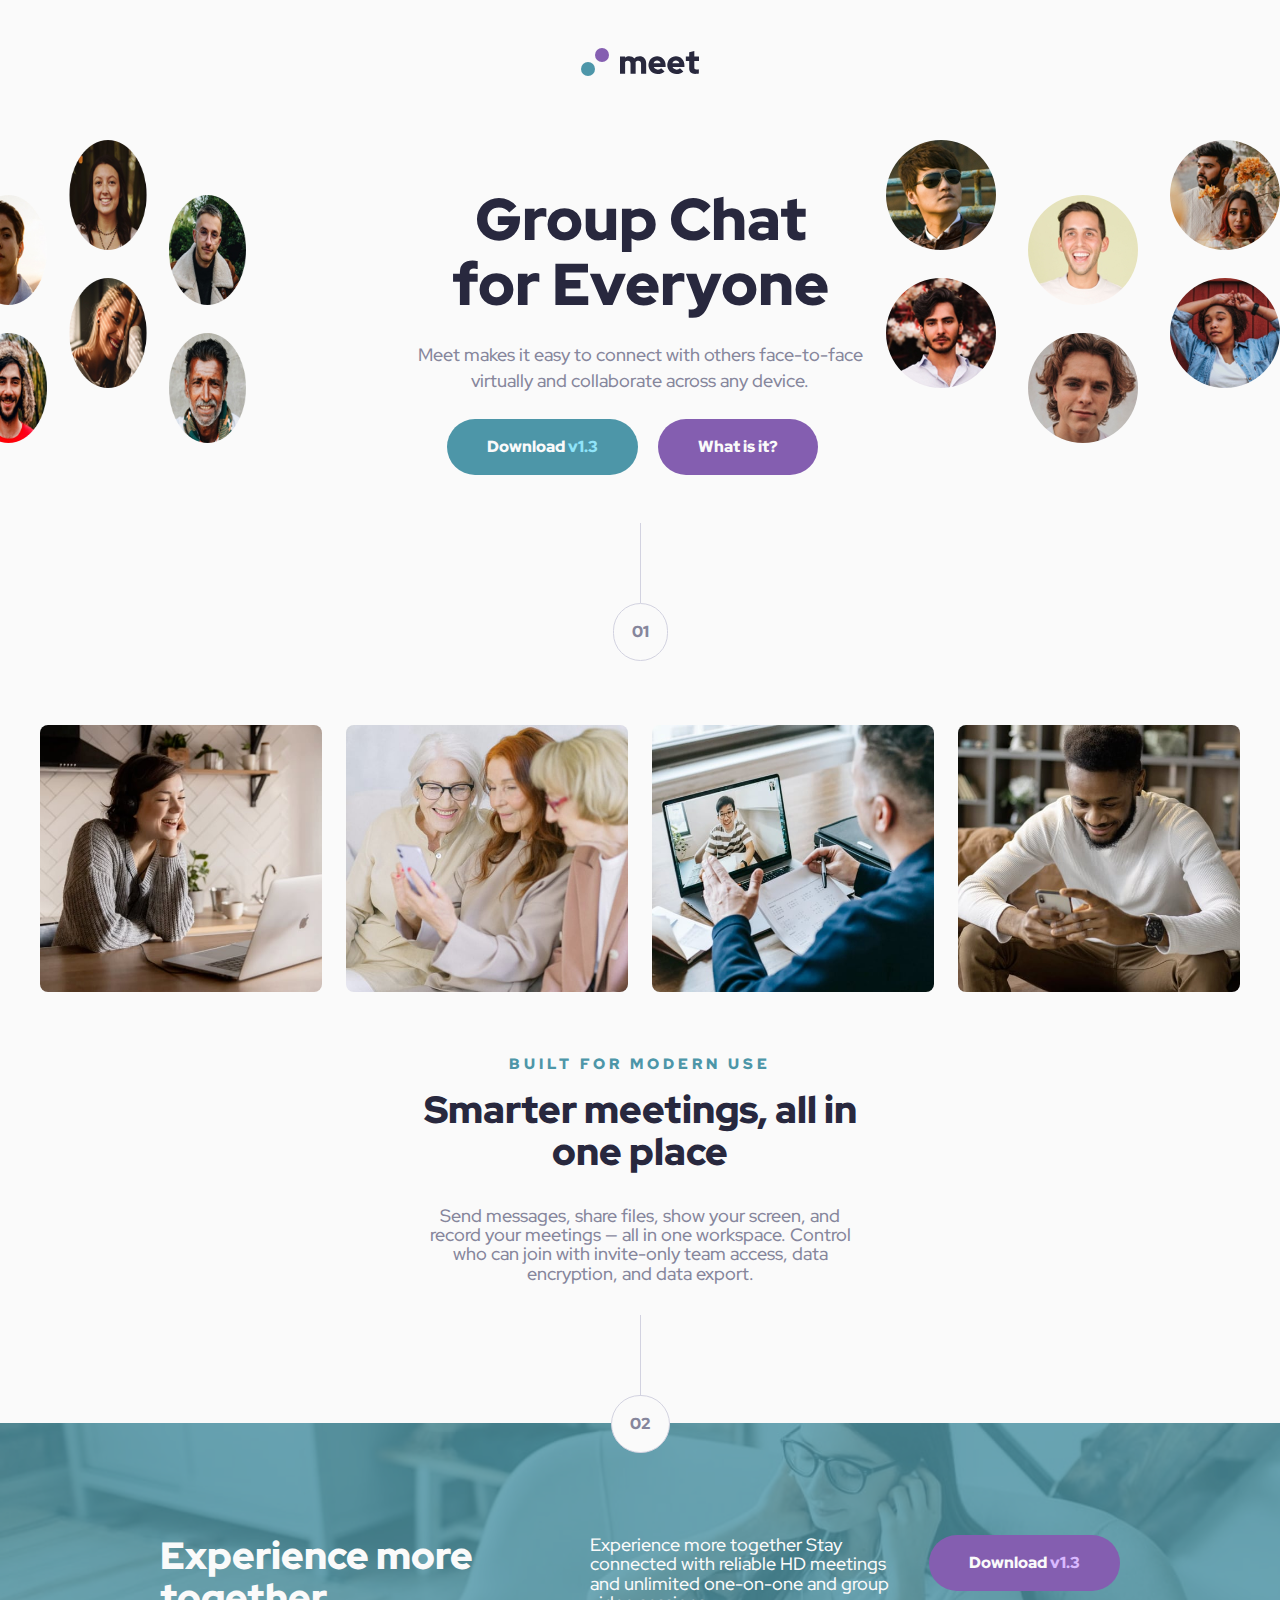
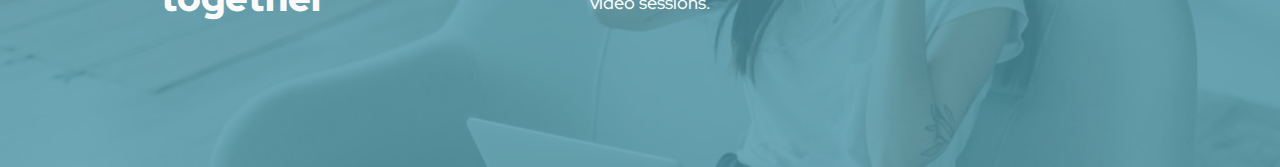
<file: index.html>
<!DOCTYPE html>
<html lang="en">
  <head>
    <meta charset="UTF-8" />
    <meta name="viewport" content="width=device-width, initial-scale=1.0" />

    <link
      rel="icon"
      type="image/png"
      sizes="32x32"
      href="./assets/favicon-32x32.png"
    />
    <link rel="stylesheet" href="assets/css/styles.css" />
    <title>Frontend Mentor | Meet landing page</title>
  </head>
  <body>
    <main>
      <header>
        <img src="assets/logo.svg" alt="" class="header__logo" />
      </header>
      <div class="wrapper">
        <div class="hero">
          <div class="hero__image">
            <img
              src="assets/desktop/image-hero-left.png"
              alt=""
              class="hero__image__left"
            />

            <img
              src="assets/desktop/image-hero-right.png"
              alt=""
              class="hero__image__right"
            />
          </div>
          <div class="hero__text">
            <h1 class="hero__title">Group Chat for Everyone</h1>

            <p class="hero__description">
              Meet makes it easy to connect with others face-to-face virtually
              and collaborate across any device.
            </p>
            <div class="buttons">
              <button class="button button-blue">
                Download <span class="version">v1.3</span>
              </button>
              <button class="button button-purple">What is it?</button>
            </div>
          </div>
        </div>
        <div class="divider">
          <div class="divider__line"></div>
          <p class="divider__text">01</p>
        </div>
        <section class="meetings">
          <div class="meetings__images">
            <img
              src="assets/desktop/image-woman-in-videocall.jpg"
              alt="woman in video call at a desk"
              class="meetings__image"
              height="510"
              width="484"
            />
            <img
              src="assets/desktop/image-women-videochatting.jpg"
              alt="women videochatting and laughing"
              class="meetings__image"
              height="510"
              width="484"
            />
            <img
              src="assets/desktop/image-men-in-meeting.jpg"
              alt="men in online meeting at his desk"
              class="meetings__image"
              height="510"
              width="484"
            />
            <img
              src="assets/desktop/image-man-texting.jpg"
              alt="man texting while sitting"
              class="meetings__image"
              height="510"
              width="484"
            />
          </div>
          <h2 class="meetings__subtitle">Built for modern use</h2>
          <h3 class="meetings__title">Smarter meetings, all in one place</h3>
          <p class="meetings__description">
            Send messages, share files, show your screen, and record your
            meetings — all in one workspace. Control who can join with
            invite-only team access, data encryption, and data export.
          </p>
        </section>
        <div class="divider">
          <div class="divider__line"></div>
          <p class="divider__text">02</p>
        </div>
        <footer class="footer">
          <div class="footer__overlay">
            <div class="footer__text">
              <h2 class="footer__title">Experience more together</h2>
              <p class="footer__description">
                Experience more together Stay connected with reliable HD
                meetings and unlimited one-on-one and group video sessions.
              </p>
              <button class="footer__button button button-purple">
                Download <span class="version">v1.3</span>
              </button>
            </div>
          </div>
        </footer>
      </div>
    </main>
  </body>
</html>
</file>
<file: assets/css/styles.css>
/* red-hat-display-regular - latin */
@font-face {
  font-display: swap;
  /* Check https://developer.mozilla.org/en-US/docs/Web/CSS/@font-face/font-display for other options. */
  font-family: "Red Hat Display";
  font-style: normal;
  font-weight: 400;
  src: url("../fonts/red-hat-display-v20-latin-regular.woff2") format("woff2");
  /* Chrome 36+, Opera 23+, Firefox 39+, Safari 12+, iOS 10+ */
}
/* red-hat-display-500 - latin */
@font-face {
  font-display: swap;
  /* Check https://developer.mozilla.org/en-US/docs/Web/CSS/@font-face/font-display for other options. */
  font-family: "Red Hat Display";
  font-style: normal;
  font-weight: 500;
  src: url("../fonts/red-hat-display-v20-latin-500.woff2") format("woff2");
  /* Chrome 36+, Opera 23+, Firefox 39+, Safari 12+, iOS 10+ */
}
/* red-hat-display-900 - latin */
@font-face {
  font-display: swap;
  /* Check https://developer.mozilla.org/en-US/docs/Web/CSS/@font-face/font-display for other options. */
  font-family: "Red Hat Display";
  font-style: normal;
  font-weight: 900;
  src: url("../fonts/red-hat-display-v20-latin-900.woff2") format("woff2");
  /* Chrome 36+, Opera 23+, Firefox 39+, Safari 12+, iOS 10+ */
}
* {
  margin: 0;
  padding: 0;
  box-sizing: border-box;
}

body {
  background-color: hsl(0, 0%, 98%);
}

.button {
  border-radius: 29px;
  padding: 16px 40px;
  font-family: "Red Hat Display", sans-serif;
  font-size: 1rem;
  line-height: 1.5;
  letter-spacing: 0px;
  font-weight: 900;
  color: hsl(0, 0%, 98%);
  border: none;
  margin-right: 1rem;
}

.buttons {
  text-align: center;
}

.button-blue {
  background-color: rgb(77, 150, 168);
  margin-block-end: 1rem;
}
@media (width = 43.75rem) {
  .button-blue {
    margin-right: 1rem;
  }
}
.button-blue .version {
  color: hsl(192, 90%, 77%);
}

.button-blue:hover {
  background-color: hsl(192, 54%, 64%);
}

.button-purple {
  background-color: hsl(268, 34%, 53%);
}
.button-purple .version {
  color: hsl(268, 100%, 86%);
}

.button-purple:hover {
  background-color: hsl(269, 56%, 70%);
}

header {
  margin-block-start: 3rem;
  margin-block-end: 4rem;
}

.header__logo {
  display: block;
  margin-left: auto;
  margin-right: auto;
}

.hero__image {
  display: flex;
  gap: 3rem;
  justify-content: space-between;
  margin-block-end: 3rem;
}
@media (width < 43.75rem) {
  .hero__image {
    gap: 1rem;
  }
}
@media (width >= 68.75rem) {
  .hero__image {
    gap: 40rem;
  }
}
.hero__image__left {
  width: 120%;
  height: auto;
  margin-left: -30px;
  overflow-x: hidden;
  max-width: 394px;
}
.hero__image__right {
  width: 120%;
  height: auto;
  max-width: 394px;
}

.hero__text {
  margin-left: 2rem;
  margin-right: 2rem;
}
@media (width >= 43.75rem) {
  .hero__text {
    max-width: 448px;
    margin: auto auto;
  }
}
@media (width >= 68.75rem) {
  .hero__text {
    margin-block-start: -19rem;
  }
}

.hero__title {
  font-family: "Red Hat Display", sans-serif;
  font-size: clamp(2.5rem, 1.429rem + 2.857vw, 4rem);
  line-height: 1.1;
  letter-spacing: 0px;
  font-weight: 900;
  text-align: center;
  text-wrap: balance;
  margin-block-end: 1.5rem;
  color: hsl(240, 21%, 20%);
}

.hero__description {
  font-family: "Red Hat Display", sans-serif;
  font-size: clamp(1rem, 0.911rem + 0.238vw, 1.125rem);
  line-height: 1.1;
  letter-spacing: 0px;
  font-weight: 500;
  color: hsl(240, 10%, 57%);
  text-align: center;
  margin-block-end: 1.5rem;
  line-height: 1.5;
  word-break: keep-all;
}

.divider {
  margin-block-start: 2rem;
  display: flex;
  flex-direction: column;
  align-items: center;
  background-color: hsl(0, 0%, 98%);
}
.divider__line {
  height: 80px;
  width: 1px;
  background-color: hsl(240, 18%, 85%);
}
.divider__text {
  font-family: "Red Hat Display", sans-serif;
  font-size: 1rem;
  line-height: 1.5;
  letter-spacing: 0px;
  font-weight: 900;
  color: hsl(240, 10%, 57%);
  padding: 16px 18px;
  border: 1px solid hsl(240, 18%, 85%);
  border-radius: 999px;
  background-color: hsl(0, 0%, 98%);
}

.meetings {
  margin-block-start: 4rem;
}
.meetings__images {
  display: grid;
}
@media (width < 43.75rem) {
  .meetings__images {
    grid-template-columns: repeat(2, 1fr);
    gap: 1rem;
    margin-left: 2rem;
    margin-right: 2rem;
  }
  .meetings__images .meetings__image {
    width: 100%;
    height: 100%;
    border-radius: 8px;
  }
}
@media (width >= 43.75rem) {
  .meetings__images {
    grid-template-columns: repeat(4, 1fr);
    gap: 1.5rem;
    margin-left: 2.5rem;
    margin-right: 2.5rem;
  }
  .meetings__images .meetings__image {
    width: 100%;
    height: 100%;
    border-radius: 8px;
  }
}
.meetings__subtitle {
  margin-block-start: 4rem;
  color: rgb(77, 150, 168);
  font-family: "Red Hat Display", sans-serif;
  font-size: clamp(0.75rem, 0.571rem + 0.476vw, 1rem);
  line-height: 1.1;
  letter-spacing: 4px;
  font-weight: 900;
  text-align: center;
  text-transform: uppercase;
}
.meetings__title {
  margin-block-start: 1rem;
  color: hsl(240, 21%, 20%);
  text-align: center;
  font-family: "Red Hat Display", sans-serif;
  font-size: clamp(2rem, 1.643rem + 0.952vw, 2.5rem);
  line-height: 1.1;
  letter-spacing: 0px;
  font-weight: 900;
  margin-left: 2rem;
  margin-right: 2rem;
}
@media (width >= 43.75rem) {
  .meetings__title {
    max-width: 445px;
    margin: auto auto;
    margin-block-start: 1rem;
  }
}
.meetings__description {
  text-align: center;
  margin-block-start: 2rem;
  font-family: "Red Hat Display", sans-serif;
  font-size: clamp(1rem, 0.911rem + 0.238vw, 1.125rem);
  line-height: 1.1;
  letter-spacing: 0px;
  font-weight: 500;
  color: hsl(240, 10%, 57%);
  margin-left: 2rem;
  margin-right: 2rem;
}
@media (width >= 43.75rem) {
  .meetings__description {
    margin: auto auto;
    max-width: 445px;
    margin-block-start: 2rem;
  }
}

.footer {
  z-index: -1;
  text-align: center;
  background: url("../mobile/image-footer.jpg") 0 0 no-repeat;
  background-size: cover;
  margin-block-start: -30px;
}
@media (width >= 43.75rem) {
  .footer {
    background: url("../tablet/image-footer.jpg") 0 0 no-repeat;
    background-size: cover;
  }
}
@media (width > 68.75rem) {
  .footer {
    background: url("../desktop/image-footer.jpg") 0 0 no-repeat;
    background-size: cover;
  }
  .footer .footer__text {
    display: flex;
    margin-block-start: 7rem;
    margin-block-end: 7rem;
    gap: 2rem;
  }
}
.footer__overlay {
  background: rgba(77, 150, 168, 0.8);
  overflow: hidden;
}
.footer__title {
  font-family: "Red Hat Display", sans-serif;
  font-size: clamp(2rem, 1.643rem + 0.952vw, 2.5rem);
  line-height: 1.1;
  letter-spacing: 0px;
  font-weight: 900;
  color: hsl(0, 0%, 98%);
  margin-block-start: 4rem;
}
@media (width > 68.75rem) {
  .footer__title {
    margin-block-start: 0;
    width: 15ch;
    text-align: left;
    margin-left: 160px;
  }
}
.footer__description {
  margin-block-start: 1.5rem;
  font-family: "Red Hat Display", sans-serif;
  font-size: clamp(1rem, 0.911rem + 0.238vw, 1.125rem);
  line-height: 1.1;
  letter-spacing: 0px;
  font-weight: 500;
  color: hsl(0, 0%, 98%);
  margin-left: 2rem;
  margin-right: 2rem;
}
@media (width >= 43.75rem) {
  .footer__description {
    margin: auto auto;
    max-width: 445px;
    margin-block-start: 2rem;
    margin-block-start: 1.5rem;
  }
}
@media (width > 68.75rem) {
  .footer__description {
    margin-block-start: 0;
    width: 25ch;
    text-align: left;
  }
}
.footer__button {
  margin-block-start: 1.5rem;
  margin-block-end: 4rem;
}
@media (width > 68.75rem) {
  .footer__button {
    margin-block-start: 0;
    margin-right: 160px;
  }
}/*# sourceMappingURL=styles.css.map */
</file>
